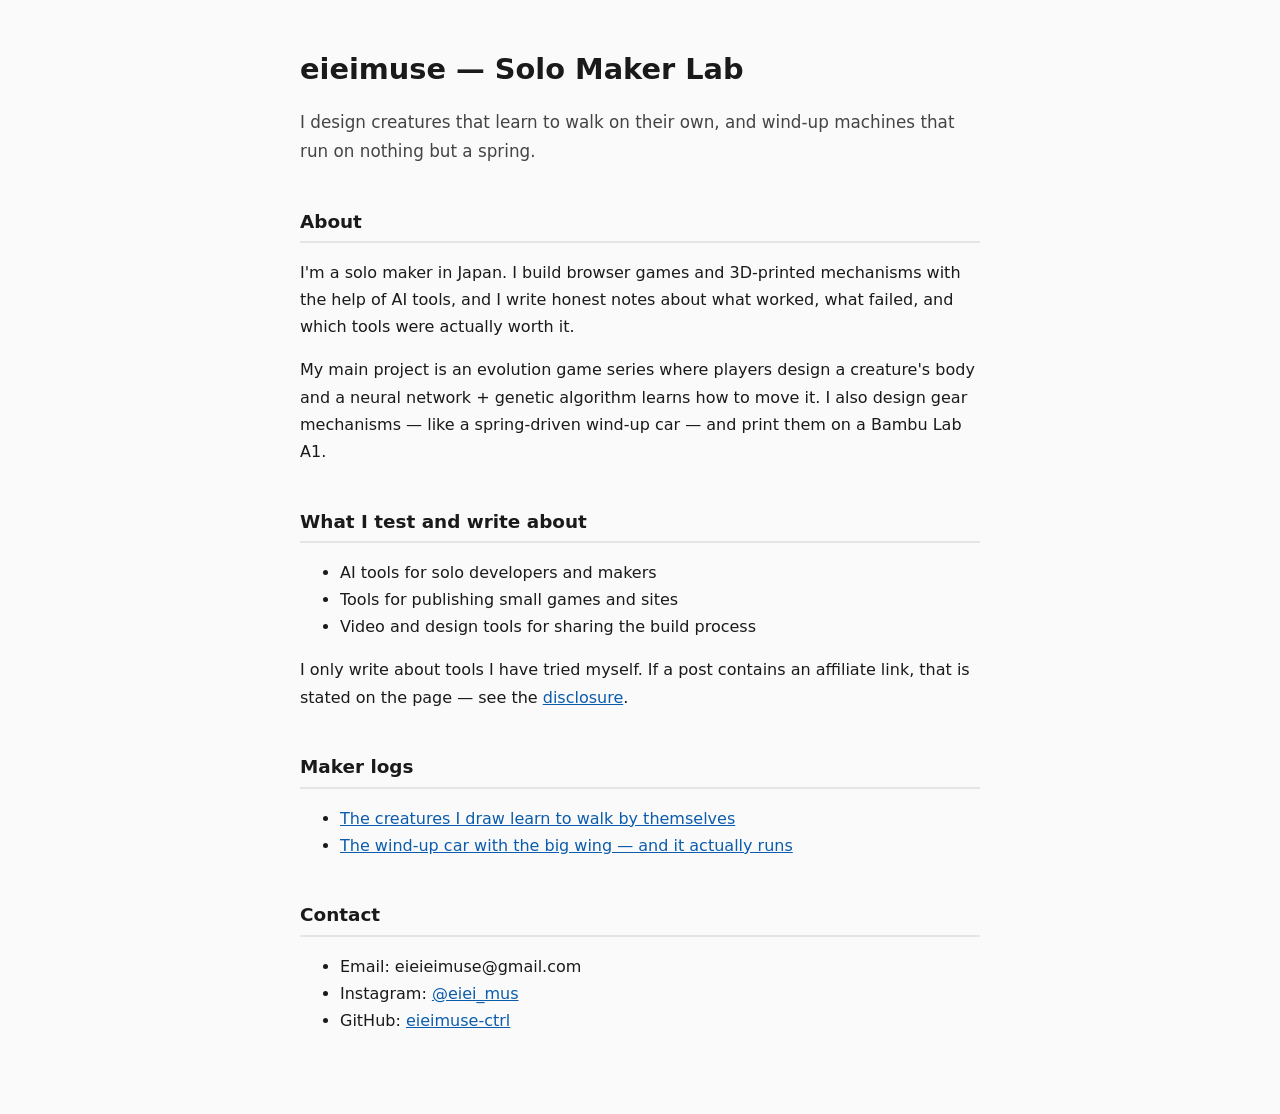
<file: index.html>
<!DOCTYPE html>
<html lang="en">
<head>
<meta charset="utf-8">
<meta name="viewport" content="width=device-width, initial-scale=1">
<title>eieimuse — Solo Maker Lab</title>
<meta name="description" content="A Japanese solo maker building games and 3D-printed mechanisms with AI. Honest notes on the tools I actually use.">
<link rel="stylesheet" href="style.css">
</head>
<body>
<main>
  <h1>eieimuse — Solo Maker Lab</h1>
  <p class="tagline">I design creatures that learn to walk on their own, and wind-up machines that run on nothing but a spring.</p>

  <h2>About</h2>
  <p>I'm a solo maker in Japan. I build browser games and 3D-printed mechanisms
  with the help of AI tools, and I write honest notes about what worked,
  what failed, and which tools were actually worth it.</p>
  <p>My main project is an evolution game series where players design a
  creature's body and a neural network + genetic algorithm learns how to
  move it. I also design gear mechanisms — like a spring-driven wind-up car —
  and print them on a Bambu Lab A1.</p>

  <h2>What I test and write about</h2>
  <ul>
    <li>AI tools for solo developers and makers</li>
    <li>Tools for publishing small games and sites</li>
    <li>Video and design tools for sharing the build process</li>
  </ul>
  <p>I only write about tools I have tried myself. If a post contains an
  affiliate link, that is stated on the page — see the
  <a href="disclosure.html">disclosure</a>.</p>

  <h2>Maker logs</h2>
  <ul>
    <li><a href="logs/softevo.html">The creatures I draw learn to walk by themselves</a></li>
    <li><a href="logs/windup-car.html">The wind-up car with the big wing — and it actually runs</a></li>
  </ul>

  <h2>Contact</h2>
  <ul>
    <li>Email: eieieimuse@gmail.com</li>
    <li>Instagram: <a href="https://www.instagram.com/eiei_mus">@eiei_mus</a></li>
    <li>GitHub: <a href="https://github.com/eieimuse-ctrl">eieimuse-ctrl</a></li>
  </ul>
</main>
</body>
</html>
</file>
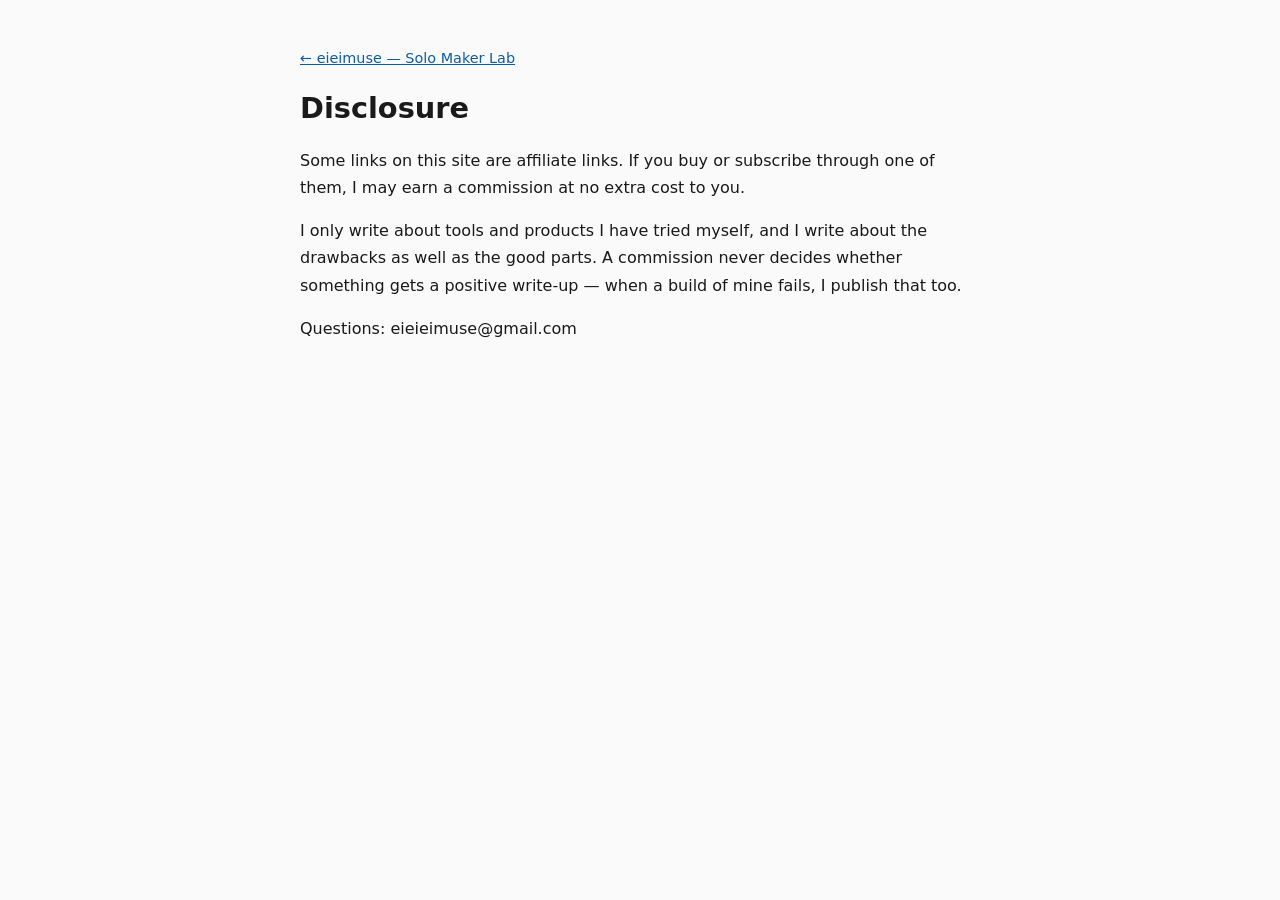
<file: disclosure.html>
<!DOCTYPE html>
<html lang="en">
<head>
<meta charset="utf-8">
<meta name="viewport" content="width=device-width, initial-scale=1">
<title>Disclosure — eieimuse</title>
<link rel="stylesheet" href="style.css">
</head>
<body>
<main>
  <p class="back"><a href="index.html">← eieimuse — Solo Maker Lab</a></p>
  <h1>Disclosure</h1>
  <p>Some links on this site are affiliate links. If you buy or subscribe
  through one of them, I may earn a commission at no extra cost to you.</p>
  <p>I only write about tools and products I have tried myself, and I write
  about the drawbacks as well as the good parts. A commission never decides
  whether something gets a positive write-up — when a build of mine fails,
  I publish that too.</p>
  <p>Questions: eieieimuse@gmail.com</p>
</main>
</body>
</html>
</file>
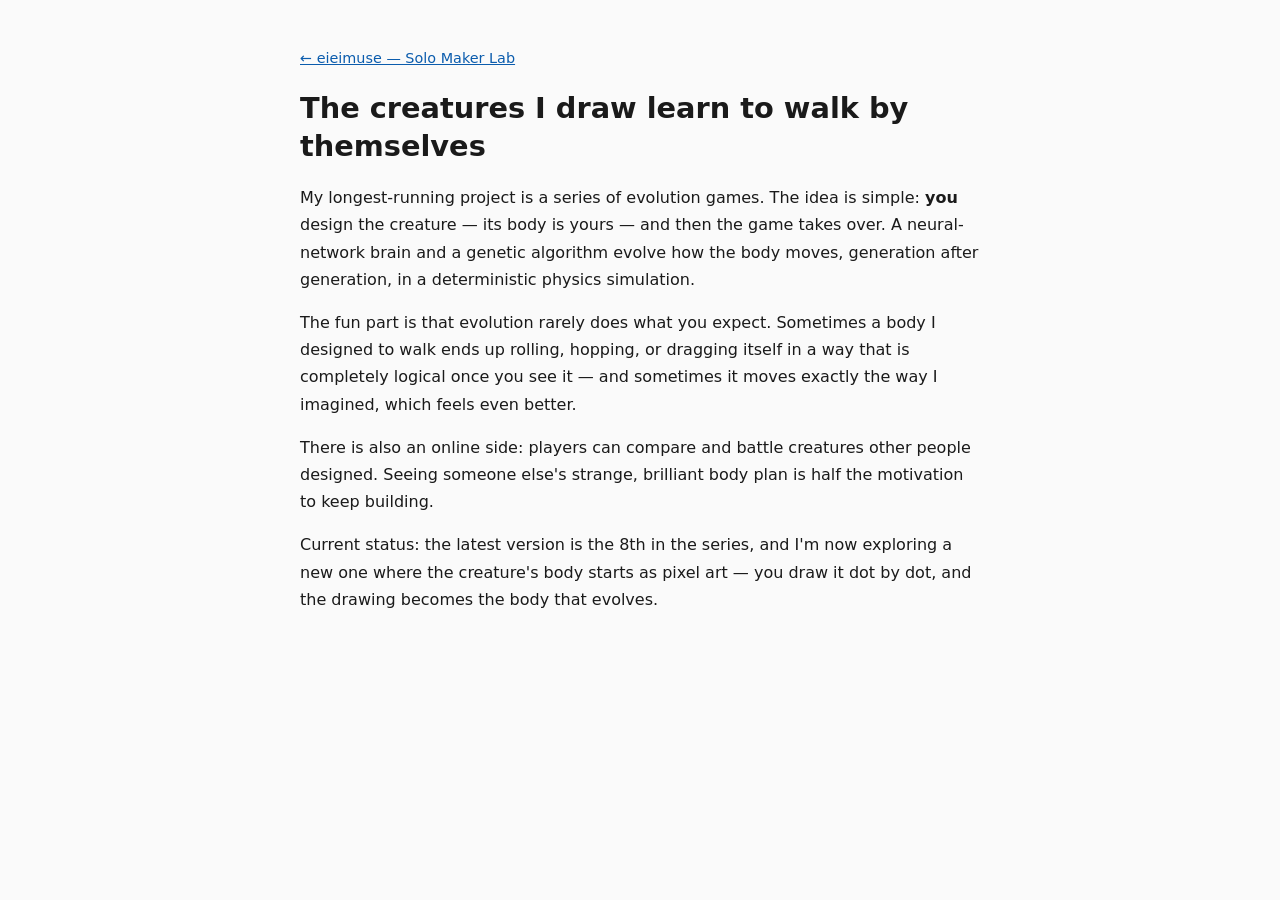
<file: logs/softevo.html>
<!DOCTYPE html>
<html lang="en">
<head>
<meta charset="utf-8">
<meta name="viewport" content="width=device-width, initial-scale=1">
<title>The creatures I draw learn to walk by themselves — eieimuse</title>
<link rel="stylesheet" href="../style.css">
</head>
<body>
<main>
  <p class="back"><a href="../index.html">← eieimuse — Solo Maker Lab</a></p>
  <h1>The creatures I draw learn to walk by themselves</h1>
  <p>My longest-running project is a series of evolution games. The idea is
  simple: <strong>you</strong> design the creature — its body is yours — and then the
  game takes over. A neural-network brain and a genetic algorithm evolve how
  the body moves, generation after generation, in a deterministic physics
  simulation.</p>
  <p>The fun part is that evolution rarely does what you expect. Sometimes a
  body I designed to walk ends up rolling, hopping, or dragging itself in a
  way that is completely logical once you see it — and sometimes it moves
  exactly the way I imagined, which feels even better.</p>
  <p>There is also an online side: players can compare and battle creatures
  other people designed. Seeing someone else's strange, brilliant body plan
  is half the motivation to keep building.</p>
  <p>Current status: the latest version is the 8th in the series, and I'm now
  exploring a new one where the creature's body starts as pixel art —
  you draw it dot by dot, and the drawing becomes the body that evolves.</p>
</main>
</body>
</html>
</file>
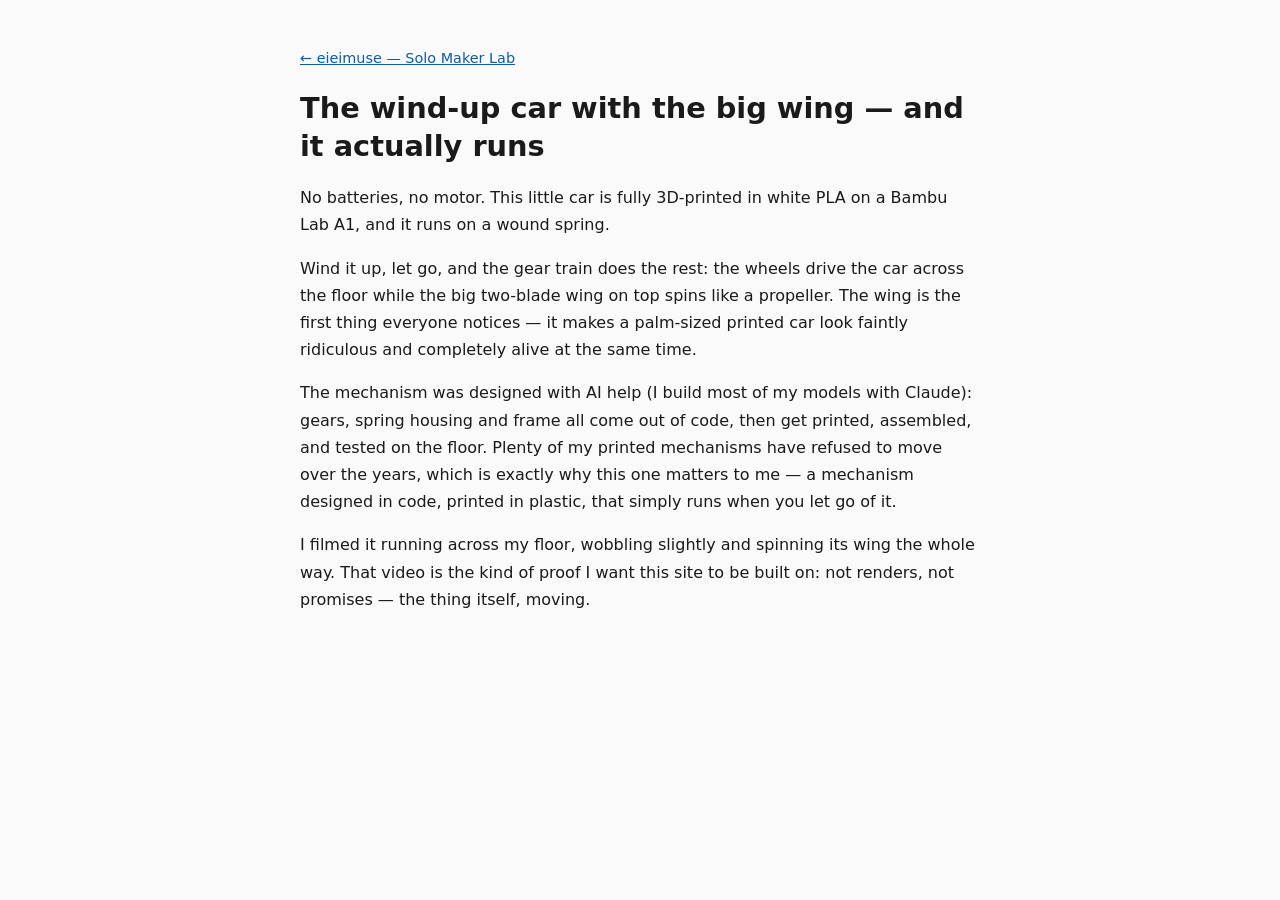
<file: logs/windup-car.html>
<!DOCTYPE html>
<html lang="en">
<head>
<meta charset="utf-8">
<meta name="viewport" content="width=device-width, initial-scale=1">
<title>The wind-up car with the big wing — and it actually runs — eieimuse</title>
<link rel="stylesheet" href="../style.css">
</head>
<body>
<main>
  <p class="back"><a href="../index.html">← eieimuse — Solo Maker Lab</a></p>
  <h1>The wind-up car with the big wing — and it actually runs</h1>
  <p>No batteries, no motor. This little car is fully 3D-printed in white PLA
  on a Bambu Lab A1, and it runs on a wound spring.</p>
  <p>Wind it up, let go, and the gear train does the rest: the wheels drive
  the car across the floor while the big two-blade wing on top spins like a
  propeller. The wing is the first thing everyone notices — it makes a
  palm-sized printed car look faintly ridiculous and completely alive at
  the same time.</p>
  <p>The mechanism was designed with AI help (I build most of my models with
  Claude): gears, spring housing and frame all come out of code, then get
  printed, assembled, and tested on the floor. Plenty of my printed
  mechanisms have refused to move over the years, which is exactly why this
  one matters to me — a mechanism designed in code, printed in plastic,
  that simply runs when you let go of it.</p>
  <p>I filmed it running across my floor, wobbling slightly and spinning
  its wing the whole way. That video is the kind of proof I want this site
  to be built on: not renders, not promises — the thing itself, moving.</p>
</main>
</body>
</html>
</file>
<file: style.css>
body { font-family: system-ui, sans-serif; margin: 0; color: #1a1a1a; background: #fafafa; }
main { max-width: 680px; margin: 0 auto; padding: 32px 20px 64px; line-height: 1.7; }
h1 { font-size: 1.8rem; line-height: 1.3; }
h2 { font-size: 1.15rem; margin-top: 2.2em; border-bottom: 2px solid #e5e5e5; padding-bottom: 4px; }
.tagline { font-size: 1.05rem; color: #444; }
a { color: #0b5cad; }
.back { font-size: 0.9rem; }
</file>
